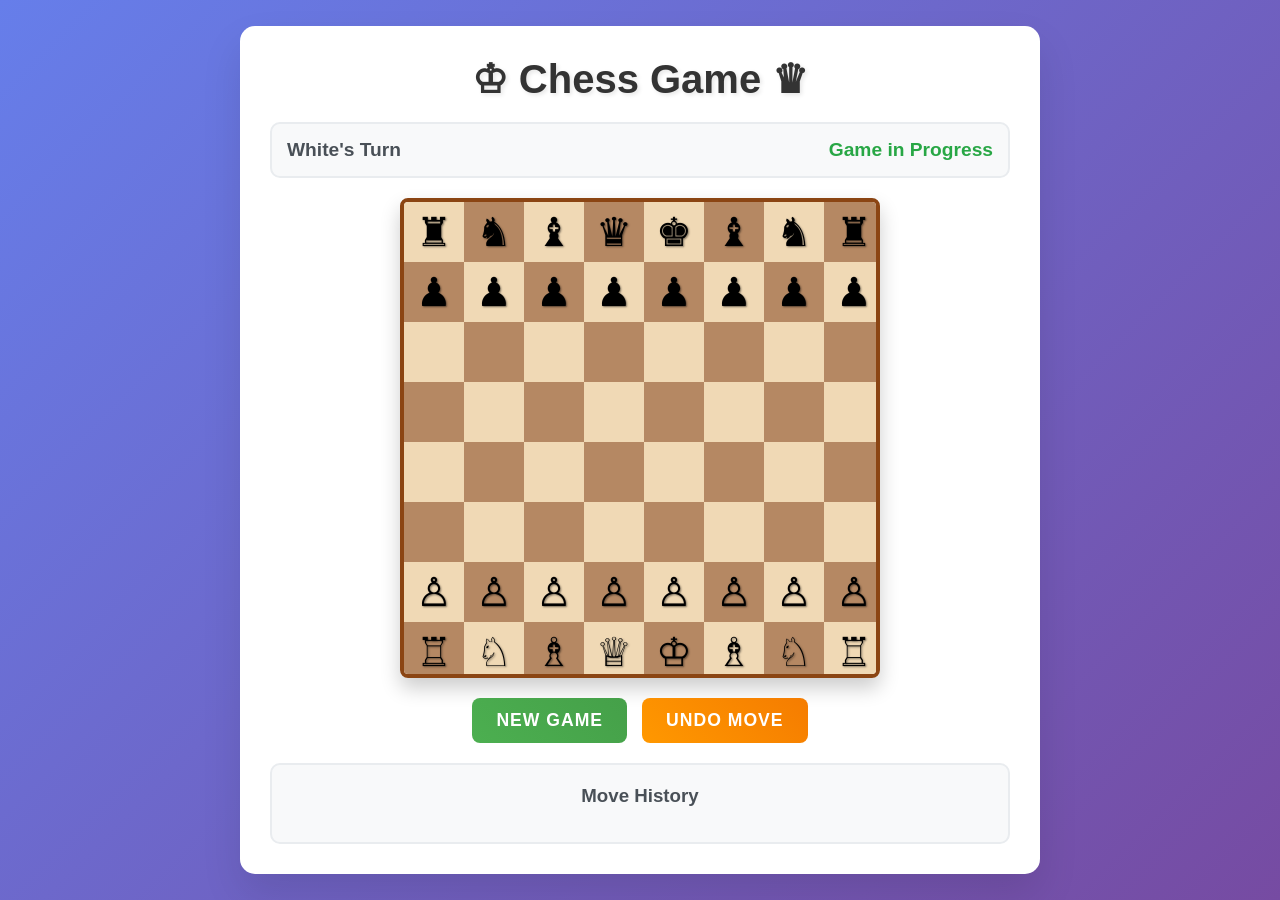
<file: index.html>
<!DOCTYPE html>
<html lang="en">
<head>
    <meta charset="UTF-8">
    <meta name="viewport" content="width=device-width, initial-scale=1.0">
    <title>Chess Game</title>
    <link rel="stylesheet" href="styles.css">
</head>
<body>
    <div class="container">
        <h1>♔ Chess Game ♛</h1>
        
        <div class="game-info">
            <div class="current-player">
                <span id="current-player">White's Turn</span>
            </div>
            <div class="game-status">
                <span id="game-status">Game in Progress</span>
            </div>
        </div>

        <div class="chess-board" id="chess-board">
            <!-- Chess board will be generated by JavaScript -->
        </div>

        <div class="controls">
            <button id="new-game-btn" onclick="startNewGame()">New Game</button>
            <button id="undo-btn" onclick="undoMove()">Undo Move</button>
        </div>

        <div class="move-history">
            <h3>Move History</h3>
            <div id="move-list"></div>
        </div>
    </div>

    <script src="chess.js"></script>
</body>
</html>
</file>
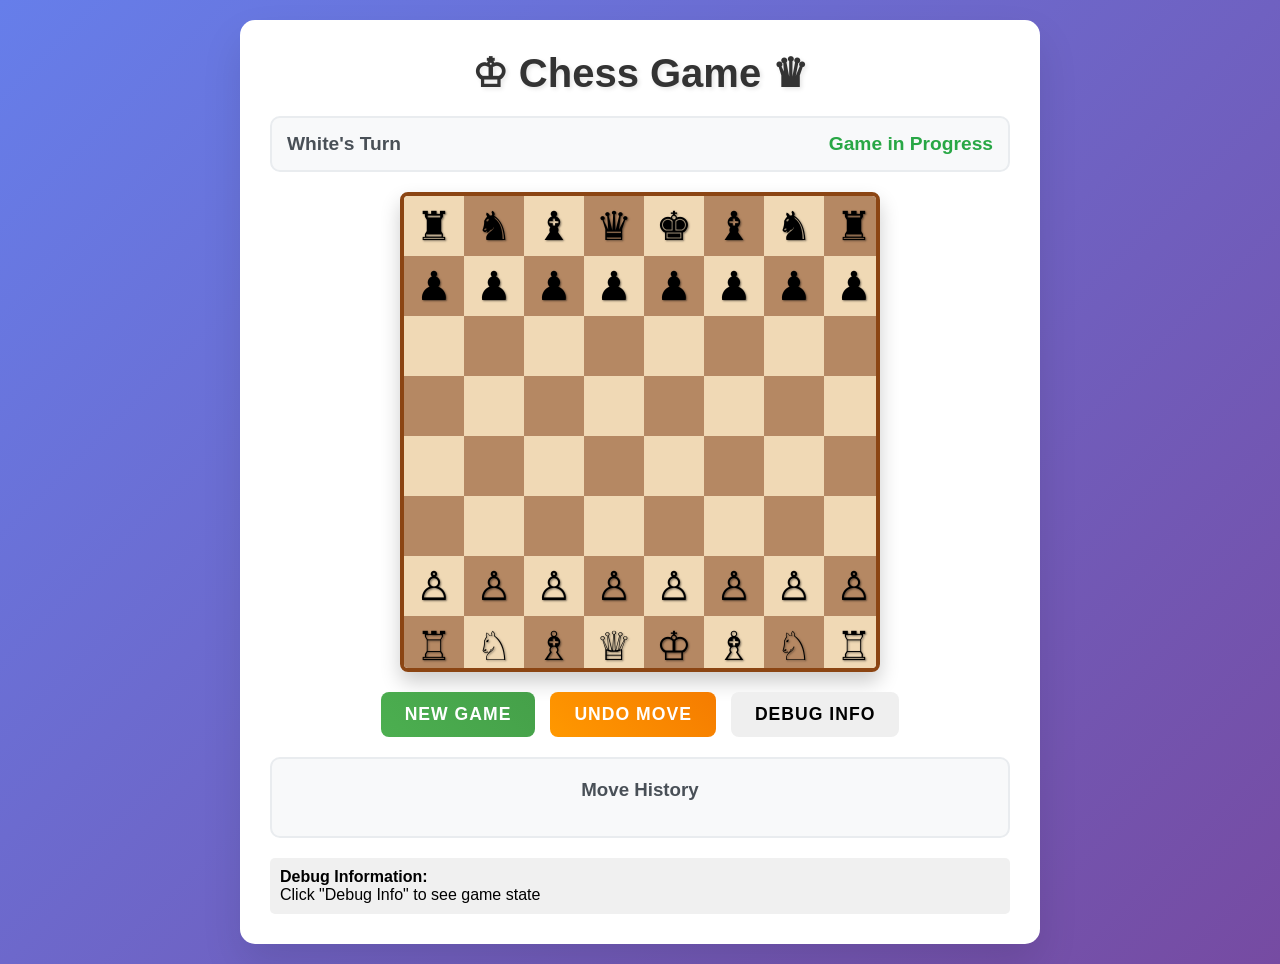
<file: debug.html>
<!DOCTYPE html>
<html lang="en">
<head>
    <meta charset="UTF-8">
    <meta name="viewport" content="width=device-width, initial-scale=1.0">
    <title>Chess Game - Debug Version</title>
    <link rel="stylesheet" href="styles.css">
</head>
<body>
    <div class="container">
        <h1>♔ Chess Game ♛</h1>
        
        <div class="game-info">
            <div class="current-player">
                <span id="current-player">White's Turn</span>
            </div>
            <div class="game-status">
                <span id="game-status">Game in Progress</span>
            </div>
        </div>

        <div class="chess-board" id="chess-board">
            <!-- Chess board will be generated by JavaScript -->
        </div>

        <div class="controls">
            <button id="new-game-btn" onclick="startNewGame()">New Game</button>
            <button id="undo-btn" onclick="undoMove()">Undo Move</button>
            <button onclick="debugGame()">Debug Info</button>
        </div>

        <div class="move-history">
            <h3>Move History</h3>
            <div id="move-list"></div>
        </div>

        <div id="debug-info" style="margin-top: 20px; padding: 10px; background: #f0f0f0; border-radius: 5px;">
            <h4>Debug Information:</h4>
            <div id="debug-output">Click "Debug Info" to see game state</div>
        </div>
    </div>

    <script>
        // Add error handling and debugging
        window.addEventListener('error', function(e) {
            console.error('JavaScript Error:', e.error);
            document.getElementById('debug-output').innerHTML += '<br><strong>Error:</strong> ' + e.error.message;
        });

        function debugGame() {
            const debugOutput = document.getElementById('debug-output');
            let info = '<strong>Game Debug Info:</strong><br>';
            
            if (typeof game !== 'undefined' && game) {
                info += 'Game exists: Yes<br>';
                info += 'Current player: ' + game.currentPlayer + '<br>';
                info += 'Game status: ' + game.gameStatus + '<br>';
                info += 'Board element exists: ' + (document.getElementById('chess-board') ? 'Yes' : 'No') + '<br>';
                info += 'Board squares count: ' + document.querySelectorAll('.square').length + '<br>';
            } else {
                info += 'Game exists: No<br>';
            }
            
            info += 'ChessGame class defined: ' + (typeof ChessGame !== 'undefined' ? 'Yes' : 'No') + '<br>';
            
            debugOutput.innerHTML = info;
        }
    </script>
    <script src="chess.js"></script>
</body>
</html>
</file>
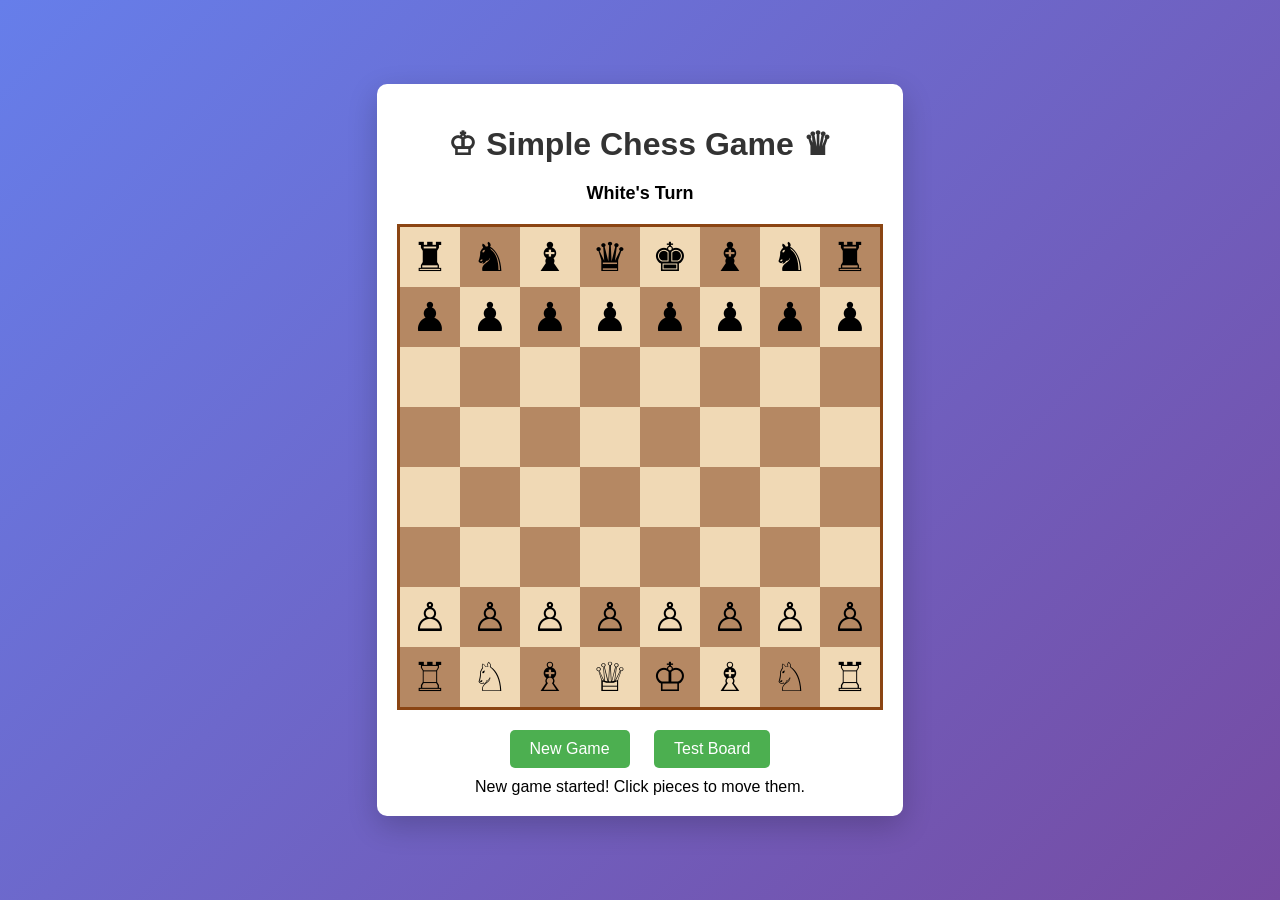
<file: simple-chess.html>
<!DOCTYPE html>
<html lang="en">
<head>
    <meta charset="UTF-8">
    <meta name="viewport" content="width=device-width, initial-scale=1.0">
    <title>Simple Chess Game</title>
    <style>
        body {
            font-family: Arial, sans-serif;
            display: flex;
            justify-content: center;
            align-items: center;
            min-height: 100vh;
            margin: 0;
            background: linear-gradient(135deg, #667eea 0%, #764ba2 100%);
        }
        
        .container {
            background: white;
            padding: 20px;
            border-radius: 10px;
            box-shadow: 0 10px 30px rgba(0,0,0,0.2);
        }
        
        h1 {
            text-align: center;
            color: #333;
            margin-bottom: 20px;
        }
        
        .chess-board {
            display: grid;
            grid-template-columns: repeat(8, 60px);
            grid-template-rows: repeat(8, 60px);
            gap: 0;
            border: 3px solid #8b4513;
            margin: 20px auto;
        }
        
        .square {
            width: 60px;
            height: 60px;
            display: flex;
            justify-content: center;
            align-items: center;
            font-size: 2.5em;
            cursor: pointer;
            user-select: none;
        }
        
        .square.light {
            background-color: #f0d9b5;
        }
        
        .square.dark {
            background-color: #b58863;
        }
        
        .square:hover {
            opacity: 0.8;
        }
        
        .square.selected {
            background-color: #7fb069 !important;
            box-shadow: inset 0 0 0 3px #5a8a4a;
        }
        
        .controls {
            text-align: center;
            margin-top: 20px;
        }
        
        button {
            padding: 10px 20px;
            font-size: 16px;
            margin: 0 10px;
            border: none;
            border-radius: 5px;
            cursor: pointer;
            background: #4CAF50;
            color: white;
        }
        
        button:hover {
            background: #45a049;
        }
        
        .game-info {
            text-align: center;
            margin: 10px 0;
            font-size: 18px;
            font-weight: bold;
        }
    </style>
</head>
<body>
    <div class="container">
        <h1>♔ Simple Chess Game ♛</h1>
        
        <div class="game-info">
            <div id="current-player">White's Turn</div>
        </div>
        
        <div class="chess-board" id="chess-board"></div>
        
        <div class="controls">
            <button onclick="startNewGame()">New Game</button>
            <button onclick="testBoard()">Test Board</button>
        </div>
        
        <div id="status" style="text-align: center; margin-top: 10px;"></div>
    </div>

    <script>
        // Simple chess pieces
        const pieces = {
            white: {
                king: '♔', queen: '♕', rook: '♖', 
                bishop: '♗', knight: '♘', pawn: '♙'
            },
            black: {
                king: '♚', queen: '♛', rook: '♜', 
                bishop: '♝', knight: '♞', pawn: '♟'
            }
        };

        let board = [];
        let currentPlayer = 'white';
        let selectedSquare = null;

        function initializeBoard() {
            board = Array(8).fill(null).map(() => Array(8).fill(null));
            
            // Set up initial positions
            const setup = [
                ['rook', 'knight', 'bishop', 'queen', 'king', 'bishop', 'knight', 'rook'],
                ['pawn', 'pawn', 'pawn', 'pawn', 'pawn', 'pawn', 'pawn', 'pawn']
            ];
            
            // Black pieces
            for (let col = 0; col < 8; col++) {
                board[0][col] = { type: setup[0][col], color: 'black' };
                board[1][col] = { type: setup[1][col], color: 'black' };
            }
            
            // White pieces
            for (let col = 0; col < 8; col++) {
                board[6][col] = { type: setup[1][col], color: 'white' };
                board[7][col] = { type: setup[0][col], color: 'white' };
            }
        }

        function createBoard() {
            const boardElement = document.getElementById('chess-board');
            boardElement.innerHTML = '';
            
            for (let row = 0; row < 8; row++) {
                for (let col = 0; col < 8; col++) {
                    const square = document.createElement('div');
                    square.className = `square ${(row + col) % 2 === 0 ? 'light' : 'dark'}`;
                    square.dataset.row = row;
                    square.dataset.col = col;
                    square.addEventListener('click', () => handleSquareClick(row, col));
                    
                    const piece = board[row][col];
                    if (piece) {
                        square.textContent = pieces[piece.color][piece.type];
                    }
                    
                    boardElement.appendChild(square);
                }
            }
            
            document.getElementById('status').textContent = 'Board created successfully!';
        }

        function handleSquareClick(row, col) {
            const piece = board[row][col];
            
            if (selectedSquare) {
                // Try to make a move
                const [fromRow, fromCol] = selectedSquare;
                
                if (fromRow === row && fromCol === col) {
                    // Deselect
                    clearSelection();
                    return;
                }
                
                // Simple move (just move any piece anywhere for testing)
                board[row][col] = board[fromRow][fromCol];
                board[fromRow][fromCol] = null;
                
                clearSelection();
                currentPlayer = currentPlayer === 'white' ? 'black' : 'white';
                updateGameInfo();
                createBoard();
            } else {
                // Select piece
                if (piece && piece.color === currentPlayer) {
                    selectedSquare = [row, col];
                    const square = document.querySelector(`[data-row="${row}"][data-col="${col}"]`);
                    square.classList.add('selected');
                }
            }
        }

        function clearSelection() {
            selectedSquare = null;
            document.querySelectorAll('.square').forEach(square => {
                square.classList.remove('selected');
            });
        }

        function updateGameInfo() {
            document.getElementById('current-player').textContent = 
                currentPlayer === 'white' ? "White's Turn" : "Black's Turn";
        }

        function startNewGame() {
            try {
                document.getElementById('status').textContent = 'Starting new game...';
                initializeBoard();
                createBoard();
                currentPlayer = 'white';
                updateGameInfo();
                clearSelection();
                document.getElementById('status').textContent = 'New game started! Click pieces to move them.';
            } catch (error) {
                document.getElementById('status').textContent = 'Error: ' + error.message;
                console.error('Error starting game:', error);
            }
        }

        function testBoard() {
            document.getElementById('status').textContent = 'Testing board creation...';
            const boardElement = document.getElementById('chess-board');
            boardElement.innerHTML = '<div style="grid-column: span 8; text-align: center; padding: 20px;">Test: Board element found!</div>';
        }

        // Initialize when page loads
        document.addEventListener('DOMContentLoaded', function() {
            document.getElementById('status').textContent = 'Page loaded, initializing...';
            startNewGame();
        });
    </script>
</body>
</html>
</file>
<file: styles.css>
* {
    margin: 0;
    padding: 0;
    box-sizing: border-box;
}

body {
    font-family: 'Arial', sans-serif;
    background: linear-gradient(135deg, #667eea 0%, #764ba2 100%);
    min-height: 100vh;
    display: flex;
    justify-content: center;
    align-items: center;
    padding: 20px;
}

.container {
    background: white;
    border-radius: 15px;
    box-shadow: 0 20px 40px rgba(0, 0, 0, 0.1);
    padding: 30px;
    max-width: 800px;
    width: 100%;
}

h1 {
    text-align: center;
    color: #333;
    margin-bottom: 20px;
    font-size: 2.5em;
    text-shadow: 2px 2px 4px rgba(0, 0, 0, 0.1);
}

.game-info {
    display: flex;
    justify-content: space-between;
    align-items: center;
    margin-bottom: 20px;
    padding: 15px;
    background: #f8f9fa;
    border-radius: 10px;
    border: 2px solid #e9ecef;
}

.current-player, .game-status {
    font-size: 1.2em;
    font-weight: bold;
}

.current-player {
    color: #495057;
}

.game-status {
    color: #28a745;
}

.chess-board {
    display: grid;
    grid-template-columns: repeat(8, 1fr);
    grid-template-rows: repeat(8, 1fr);
    gap: 0;
    width: 480px;
    height: 480px;
    margin: 0 auto 20px;
    border: 4px solid #8b4513;
    border-radius: 8px;
    overflow: hidden;
    box-shadow: 0 10px 20px rgba(0, 0, 0, 0.2);
}

.square {
    width: 60px;
    height: 60px;
    display: flex;
    justify-content: center;
    align-items: center;
    font-size: 2.5em;
    cursor: pointer;
    transition: all 0.2s ease;
    position: relative;
}

.square.light {
    background-color: #f0d9b5;
}

.square.dark {
    background-color: #b58863;
}

.square:hover {
    transform: scale(1.05);
    z-index: 10;
    box-shadow: 0 5px 15px rgba(0, 0, 0, 0.3);
}

.square.selected {
    background-color: #7fb069 !important;
    box-shadow: inset 0 0 0 3px #5a8a4a;
}

.square.possible-move {
    background-color: #ffeb3b !important;
    box-shadow: inset 0 0 0 2px #fbc02d;
}

.square.possible-move::after {
    content: '';
    position: absolute;
    width: 20px;
    height: 20px;
    background-color: rgba(0, 0, 0, 0.3);
    border-radius: 50%;
}

.square.capture-move {
    background-color: #f44336 !important;
    box-shadow: inset 0 0 0 3px #d32f2f;
}

.piece {
    user-select: none;
    text-shadow: 1px 1px 2px rgba(0, 0, 0, 0.5);
    transition: transform 0.1s ease;
}

.piece:hover {
    transform: scale(1.1);
}

.controls {
    display: flex;
    justify-content: center;
    gap: 15px;
    margin-bottom: 20px;
}

button {
    padding: 12px 24px;
    font-size: 1.1em;
    font-weight: bold;
    border: none;
    border-radius: 8px;
    cursor: pointer;
    transition: all 0.3s ease;
    text-transform: uppercase;
    letter-spacing: 1px;
}

#new-game-btn {
    background: linear-gradient(45deg, #4CAF50, #45a049);
    color: white;
}

#new-game-btn:hover {
    background: linear-gradient(45deg, #45a049, #3d8b40);
    transform: translateY(-2px);
    box-shadow: 0 5px 15px rgba(76, 175, 80, 0.4);
}

#undo-btn {
    background: linear-gradient(45deg, #ff9800, #f57c00);
    color: white;
}

#undo-btn:hover {
    background: linear-gradient(45deg, #f57c00, #ef6c00);
    transform: translateY(-2px);
    box-shadow: 0 5px 15px rgba(255, 152, 0, 0.4);
}

.move-history {
    background: #f8f9fa;
    border-radius: 10px;
    padding: 20px;
    border: 2px solid #e9ecef;
}

.move-history h3 {
    color: #495057;
    margin-bottom: 15px;
    text-align: center;
}

#move-list {
    max-height: 200px;
    overflow-y: auto;
    font-family: 'Courier New', monospace;
    font-size: 0.9em;
    line-height: 1.6;
}

.move-entry {
    padding: 5px 10px;
    margin: 2px 0;
    background: white;
    border-radius: 5px;
    border-left: 4px solid #007bff;
}

.move-entry:nth-child(even) {
    border-left-color: #28a745;
}

/* Responsive design */
@media (max-width: 600px) {
    .container {
        padding: 15px;
    }
    
    .chess-board {
        width: 320px;
        height: 320px;
    }
    
    .square {
        width: 40px;
        height: 40px;
        font-size: 1.8em;
    }
    
    h1 {
        font-size: 2em;
    }
    
    .game-info {
        flex-direction: column;
        gap: 10px;
        text-align: center;
    }
}

/* Animation for piece movement */
@keyframes pieceMove {
    0% { transform: scale(1); }
    50% { transform: scale(1.2); }
    100% { transform: scale(1); }
}

.piece-moving {
    animation: pieceMove 0.3s ease-in-out;
}

/* Check indicator */
.in-check {
    background-color: #ff5722 !important;
    animation: pulse 1s infinite;
}

@keyframes pulse {
    0% { box-shadow: 0 0 0 0 rgba(255, 87, 34, 0.7); }
    70% { box-shadow: 0 0 0 10px rgba(255, 87, 34, 0); }
    100% { box-shadow: 0 0 0 0 rgba(255, 87, 34, 0); }
}
</file>
